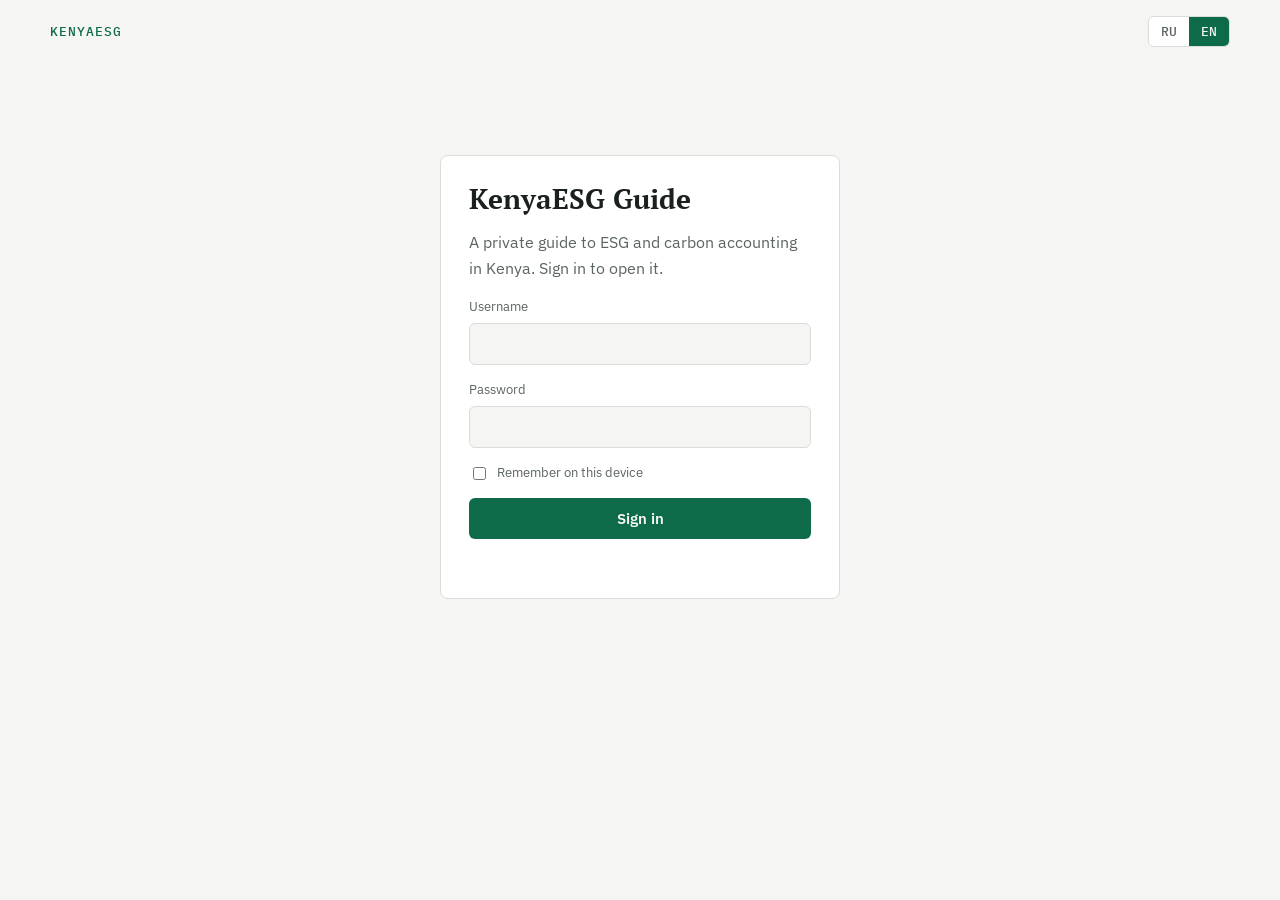
<file: index.html>
<!doctype html>
<meta charset="utf-8">
<meta name="robots" content="noindex, nofollow">
<title>KenyaESG Guide</title>
<meta http-equiv="refresh" content="0; url=docs/">
<script>location.replace("docs/" + location.search + location.hash)</script>
<a href="docs/">KenyaESG Guide</a>
</file>
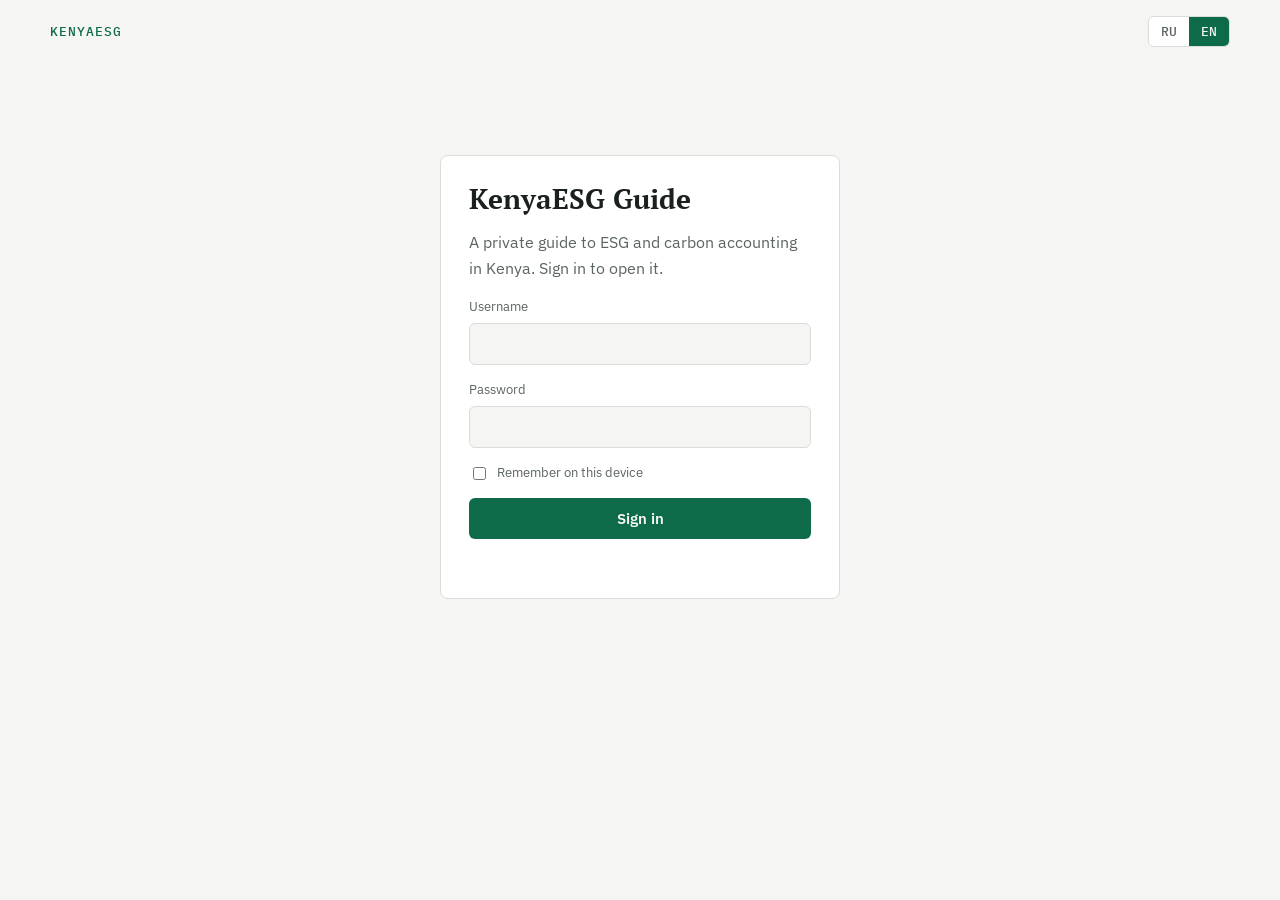
<file: docs/index.html>
<!doctype html>
<html lang="ru">
<head>
<meta charset="utf-8">
<meta name="viewport" content="width=device-width, initial-scale=1, viewport-fit=cover">
<meta name="robots" content="noindex, nofollow">
<title>KenyaESG Guide</title>
<link rel="stylesheet" href="https://fonts.googleapis.com/css2?family=PT+Serif:wght@400;700&family=IBM+Plex+Sans:wght@400;500;600&family=IBM+Plex+Mono:wght@400;500&display=swap">
<style>
*{box-sizing:border-box}
body{margin:0}
[hidden]{display:none!important}
/* Layout: long-read column with a sticky contents rail on wide screens; field-notebook feel, ledger tables */
:root{
  --bg:#F5F6F3; --surface:#FFFFFF; --fg:#1A211D; --muted:#5B655F; --line:#D9DED8;
  --accent:#0E6B4A; --accent-soft:#E2EFE8; --ok:#1F7A4D; --mid:#9A6A12; --mid-soft:#F6ECD6; --q:#A33A2A; --q-soft:#F6E1DC;
  --f-display:"PT Serif",Georgia,"Times New Roman",serif;
  --f-body:"IBM Plex Sans",system-ui,-apple-system,"Segoe UI",sans-serif;
  --f-mono:"IBM Plex Mono",ui-monospace,Consolas,monospace;
}
@media (prefers-color-scheme: dark){:root:not([data-theme="light"]){
  --bg:#121815; --surface:#1A221E; --fg:#E6EBE7; --muted:#9AA69F; --line:#2E3933;
  --accent:#5CC796; --accent-soft:#1D3328; --ok:#5CC796; --mid:#E0B456; --mid-soft:#3A2F17; --q:#F08A78; --q-soft:#3D221D; color-scheme:dark}}
:root[data-theme="dark"]{
  --bg:#121815; --surface:#1A221E; --fg:#E6EBE7; --muted:#9AA69F; --line:#2E3933;
  --accent:#5CC796; --accent-soft:#1D3328; --ok:#5CC796; --mid:#E0B456; --mid-soft:#3A2F17; --q:#F08A78; --q-soft:#3D221D; color-scheme:dark}
body{background:var(--bg);color:var(--fg);font:16px/1.65 var(--f-body);
  padding-left:max(16px,env(safe-area-inset-left,0px));padding-right:max(16px,env(safe-area-inset-right,0px));padding-block:0 64px}
.wrap{max-width:1180px;margin:0 auto;display:grid;grid-template-columns:240px minmax(0,1fr);gap:56px}
header.hero{max-width:1180px;margin:0 auto;padding-block:48px 28px;border-bottom:1px solid var(--line);margin-bottom:32px}
.eyebrow{font:500 12px/1 var(--f-mono);letter-spacing:.12em;text-transform:uppercase;color:var(--accent)}
h1{font:700 clamp(30px,5vw,48px)/1.1 var(--f-display);margin:14px 0 12px;text-wrap:balance;max-width:22ch}
.lede{color:var(--muted);max-width:68ch;margin:0}
.legend{display:flex;flex-wrap:wrap;gap:10px 18px;margin-top:20px;font-size:13px;color:var(--muted)}
nav.toc{position:sticky;top:calc(env(safe-area-inset-top,0px) + 20px);align-self:start;font-size:13.5px;max-height:calc(100vh - 40px);overflow:auto}
nav.toc .eyebrow{display:block;margin-bottom:12px}
nav.toc ul{list-style:none;margin:0;padding:0;display:grid;gap:2px}
nav.toc ul ul{display:none}
nav.toc a{display:block;color:var(--muted);text-decoration:none;padding:5px 10px;border-left:2px solid var(--line);line-height:1.35}
nav.toc a:hover,nav.toc a:focus-visible{color:var(--fg);border-left-color:var(--accent);outline:none}
main{min-width:0;max-width:760px;overflow-wrap:break-word}
main h2{font:700 28px/1.2 var(--f-display);margin:56px 0 16px;padding-top:20px;border-top:1px solid var(--line);text-wrap:balance}
main h2:first-child{margin-top:0;border-top:0;padding-top:0}
main h3{font:600 18px/1.35 var(--f-body);margin:32px 0 10px;text-wrap:balance}
main p,main li{max-width:68ch}
main ul,main ol{padding-left:1.3em}
main li{margin:4px 0}
main strong{font-weight:600}
main a{color:var(--accent);overflow-wrap:anywhere}
main hr{display:none}
blockquote{margin:20px 0;padding:16px 20px;background:var(--accent-soft);border-radius:6px}
blockquote p{margin:4px 0}
.tw{overflow-x:auto;margin:18px 0;border:1px solid var(--line);border-radius:6px;background:var(--surface)}
table{border-collapse:collapse;width:100%;font-size:14px;line-height:1.5}
th{font:500 11.5px/1.3 var(--f-mono);letter-spacing:.06em;text-transform:uppercase;color:var(--muted);text-align:left;padding:10px 12px;border-bottom:1px solid var(--line);background:var(--bg)}
td{padding:10px 12px;border-bottom:1px solid var(--line);vertical-align:top;min-width:140px}
tr:last-child td{border-bottom:0}
td:first-child{font-weight:500}
.b{display:inline-block;font-size:.8em;line-height:1;padding:3px 5px;border-radius:4px;vertical-align:1px}
.b-ok{background:var(--accent-soft)} .b-mid{background:var(--mid-soft)} .b-q{background:var(--q-soft)}
pre.mermaid{background:var(--surface);border:1px solid var(--line);border-radius:6px;padding:16px;overflow-x:auto;font:13px/1.4 var(--f-mono)}
code{font-family:var(--f-mono);font-size:.9em}
.quick + ol{counter-reset:k;list-style:none;padding:0;display:grid;gap:12px}
.quick + ol li{counter-increment:k;position:relative;padding:14px 16px 14px 52px;background:var(--surface);border:1px solid var(--line);border-radius:6px;max-width:none}
.quick + ol li::before{content:counter(k);position:absolute;left:16px;top:12px;font:700 22px/1 var(--f-display);color:var(--accent)}
@media (max-width:900px){.wrap{grid-template-columns:minmax(0,1fr);gap:0} nav.toc{position:static;max-height:none;margin-bottom:28px;padding-bottom:20px;border-bottom:1px solid var(--line)} header.hero{padding-block:28px 20px}}
@media (prefers-reduced-motion:reduce){*{scroll-behavior:auto!important}}
html{scroll-behavior:smooth}
/* site chrome: top bar, login */
.bar{max-width:1180px;margin:0 auto;display:flex;justify-content:space-between;align-items:center;gap:12px;padding-block:16px 0;font:500 13px/1 var(--f-mono)}
.brand{color:var(--accent);letter-spacing:.08em;text-transform:uppercase}
.bar .tools{display:flex;gap:8px;align-items:center}
.seg{display:inline-flex;border:1px solid var(--line);border-radius:6px;overflow:hidden}
.seg button,.btn-ghost{font:inherit;background:var(--surface);color:var(--muted);border:0;padding:8px 12px;cursor:pointer}
.seg button[aria-pressed="true"]{background:var(--accent);color:var(--bg)}
.btn-ghost{border:1px solid var(--line);border-radius:6px}
.seg button:focus-visible,.btn-ghost:focus-visible,.login input:focus-visible,.login button:focus-visible{outline:2px solid var(--accent);outline-offset:2px}
.login{max-width:400px;margin:12vh auto 0;background:var(--surface);border:1px solid var(--line);border-radius:8px;padding:28px;display:grid;gap:14px}
.login h1{font-size:28px;margin:0;max-width:none}
.login p{margin:0;color:var(--muted)}
.login label{display:grid;gap:6px;font-size:13px;color:var(--muted)}
.login input{font:16px var(--f-body);padding:10px 12px;border:1px solid var(--line);border-radius:6px;background:var(--bg);color:var(--fg)}
.login button[type=submit]{font:600 15px var(--f-body);padding:11px;border:0;border-radius:6px;background:var(--accent);color:var(--bg);cursor:pointer}
.login button[disabled]{opacity:.6;cursor:wait}
.err{color:var(--q);font-size:14px;min-height:1.2em}
.remember{display:flex!important;grid-template-columns:none;align-items:center;gap:8px!important}
.remember input{width:auto}
.pmap{display:grid;gap:8px;margin:18px 0}
.pm-row{display:grid;grid-template-columns:1fr 1fr 1.4fr;gap:0;background:var(--surface);border:1px solid var(--line);border-radius:6px;overflow:hidden}
.pm-row>span{padding:10px 12px;font-size:14px;line-height:1.4;position:relative}
.pm-row>span+span{border-left:1px solid var(--line)}
.pm-row>span+span::before{content:"→";position:absolute;left:-9px;top:50%;transform:translateY(-50%);background:var(--surface);color:var(--accent);font-weight:600;line-height:1}
.pm-src{font-weight:600}
.pm-head{background:transparent;border:0}
.pm-head>span{font:500 11.5px/1.3 var(--f-mono);letter-spacing:.06em;text-transform:uppercase;color:var(--muted);padding-block:0}
.pm-head>span+span{border-left:0}
.pm-head>span+span::before{content:none}
@media (max-width:560px){.pm-row{grid-template-columns:1fr}.pm-row>span+span{border-left:0;border-top:1px solid var(--line)}.pm-row>span+span::before{left:12px;top:-9px;transform:none;content:"↓"}.pm-head{display:none}}

</style>
</head>
<body>
<div class="bar">
  <span class="brand">KenyaESG</span>
  <span class="tools">
    <span class="seg" role="group" aria-label="Language">
      <button type="button" id="lang-ru" data-lang="ru">RU</button>
      <button type="button" id="lang-en" data-lang="en">EN</button>
    </span>
    <button type="button" class="btn-ghost" id="logout" hidden></button>
  </span>
</div>

<form class="login" id="login" autocomplete="on">
  <h1 id="l-title"></h1>
  <p id="l-sub"></p>
  <label><span id="l-user"></span><input id="user" name="username" autocomplete="username" required></label>
  <label><span id="l-pass"></span><input id="pass" name="password" type="password" autocomplete="current-password" required></label>
  <label class="remember"><input id="remember" type="checkbox"><span id="l-remember"></span></label>
  <button type="submit" id="go"></button>
  <div class="err" id="err" role="alert"></div>
</form>

<div id="content" hidden></div>

<script>
const SALT = "0QD0cwIm+XuZfX8Zw64aTA==", ITER = 600000, KEY_SLOT = "kenyaesg-key";
const T = {
  ru: {title: "Путеводитель KenyaESG", sub: "Закрытый справочник по ESG и углеродному учёту в Кении. Войдите, чтобы открыть.",
       user: "Пользователь", pass: "Пароль", remember: "Запомнить на этом устройстве", go: "Войти", wait: "Проверяю…",
       bad: "Неверный пользователь или пароль.", net: "Не удалось загрузить текст. Обновите страницу.", out: "Выйти"},
  en: {title: "KenyaESG Guide", sub: "A private guide to ESG and carbon accounting in Kenya. Sign in to open it.",
       user: "Username", pass: "Password", remember: "Remember on this device", go: "Sign in", wait: "Checking…",
       bad: "Wrong username or password.", net: "Could not load the text. Reload the page.", out: "Sign out"}
};
const $ = id => document.getElementById(id);
const b64 = s => Uint8Array.from(atob(s), c => c.charCodeAt(0));
const store = {
  get(){ try { return localStorage.getItem(KEY_SLOT) || sessionStorage.getItem(KEY_SLOT); } catch { return null; } },
  set(v, keep){ try { (keep ? localStorage : sessionStorage).setItem(KEY_SLOT, v); } catch {} },
  clear(){ try { localStorage.removeItem(KEY_SLOT); sessionStorage.removeItem(KEY_SLOT); } catch {} }
};
let lang = (() => { try { const q = new URLSearchParams(location.search).get("lang"); return q || localStorage.getItem("kenyaesg-lang") || ((navigator.language || "").startsWith("ru") ? "ru" : "en"); } catch { return "ru"; } })();
if (!T[lang]) lang = "ru";
let key = null;
const cache = {};

function labels(){
  const t = T[lang];
  document.documentElement.lang = lang;
  $("l-title").textContent = t.title; $("l-sub").textContent = t.sub;
  $("l-user").textContent = t.user; $("l-pass").textContent = t.pass;
  $("l-remember").textContent = t.remember; $("go").textContent = t.go; $("logout").textContent = t.out;
  for (const l of ["ru", "en"]) $("lang-" + l).setAttribute("aria-pressed", String(l === lang));
}

async function derive(user, pass){
  const base = await crypto.subtle.importKey("raw", new TextEncoder().encode(user + "\n" + pass), "PBKDF2", false, ["deriveKey"]);
  return crypto.subtle.deriveKey({name: "PBKDF2", hash: "SHA-256", salt: b64(SALT), iterations: ITER}, base, {name: "AES-GCM", length: 256}, true, ["decrypt"]);
}

async function load(l){
  if (cache[l]) return cache[l];
  const res = await fetch(l + ".enc.json", {cache: "no-cache"});
  if (!res.ok) throw new Error("net");
  const {iv, ct} = await res.json();
  const plain = await crypto.subtle.decrypt({name: "AES-GCM", iv: b64(iv)}, key, b64(ct)); // throws on a wrong key
  return cache[l] = JSON.parse(new TextDecoder().decode(plain));
}

async function show(){
  const doc = await load(lang);
  document.title = doc.title;
  $("content").innerHTML = doc.html;
  $("login").hidden = true; $("content").hidden = false; $("logout").hidden = false;
  if (location.hash) document.getElementById(decodeURIComponent(location.hash.slice(1)))?.scrollIntoView();
}

$("login").addEventListener("submit", async e => {
  e.preventDefault();
  const t = T[lang];
  $("err").textContent = ""; $("go").disabled = true; $("go").textContent = t.wait;
  try {
    key = await derive($("user").value.trim(), $("pass").value);
    await show();
    const raw = await crypto.subtle.exportKey("raw", key);
    store.set(btoa(String.fromCharCode(...new Uint8Array(raw))), $("remember").checked);
    $("pass").value = "";
  } catch (err) {
    key = null;
    $("err").textContent = err.message === "net" ? t.net : t.bad;
  } finally {
    $("go").disabled = false; $("go").textContent = t.go;
  }
});

for (const l of ["ru", "en"]) $("lang-" + l).addEventListener("click", async () => {
  if (l === lang) return;
  lang = l;
  try { localStorage.setItem("kenyaesg-lang", l); } catch {}
  labels();
  if (key) { try { await show(); scrollTo(0, 0); } catch { $("err").textContent = T[lang].net; } }
});

$("logout").addEventListener("click", () => {
  store.clear(); key = null;
  for (const k in cache) delete cache[k];
  $("content").innerHTML = ""; $("content").hidden = true; $("logout").hidden = true; $("login").hidden = false;
  document.title = "KenyaESG Guide";
});

labels();
(async () => {
  const saved = store.get();
  if (!saved) return;
  try {
    key = await crypto.subtle.importKey("raw", b64(saved), {name: "AES-GCM"}, true, ["decrypt"]);
    await show();
  } catch { key = null; store.clear(); }
})();
</script>
</body>
</html>
</file>
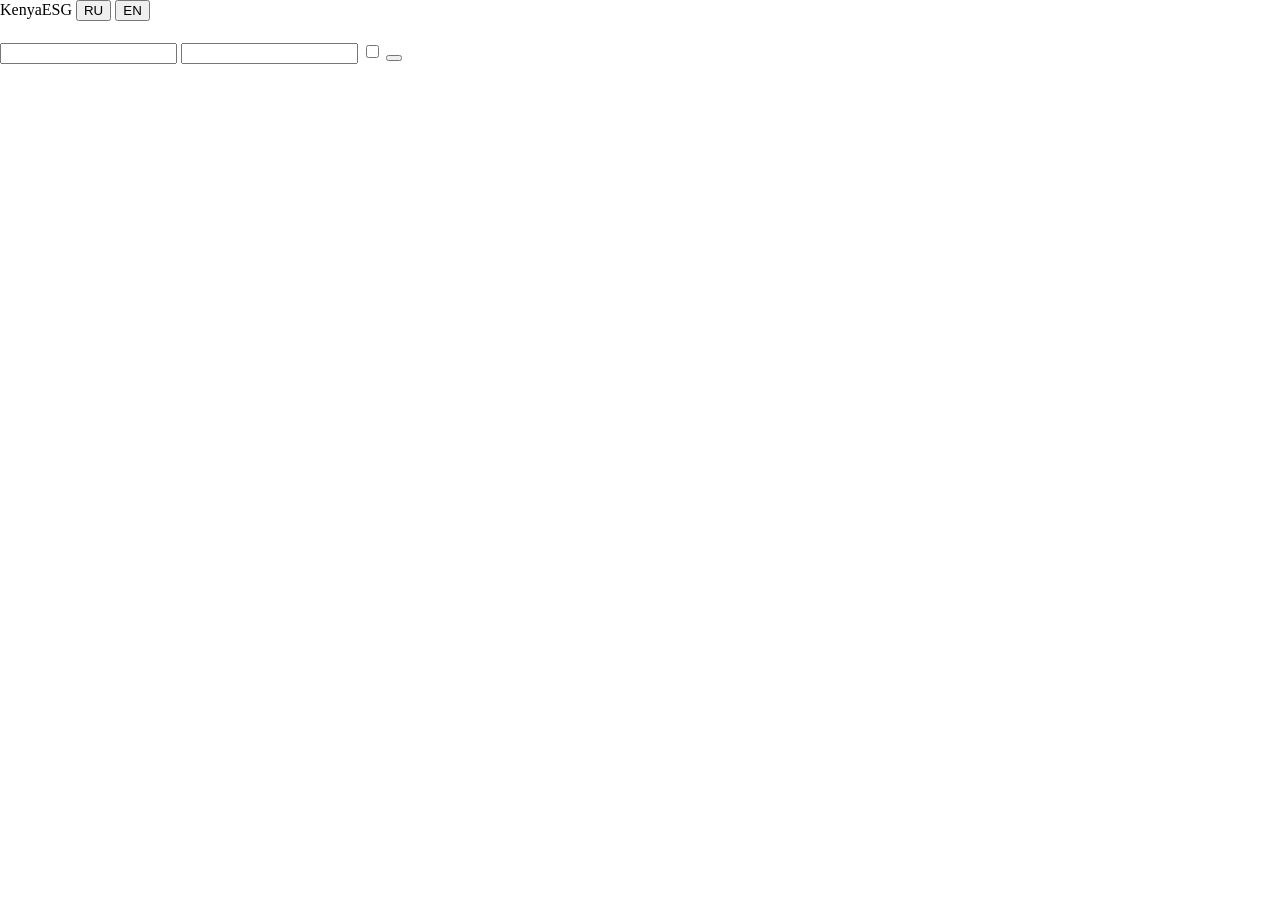
<file: tools/shell.html>
<!doctype html>
<html lang="ru">
<head>
<meta charset="utf-8">
<meta name="viewport" content="width=device-width, initial-scale=1, viewport-fit=cover">
<meta name="robots" content="noindex, nofollow">
<title>KenyaESG Guide</title>
<link rel="stylesheet" href="https://fonts.googleapis.com/css2?family=PT+Serif:wght@400;700&family=IBM+Plex+Sans:wght@400;500;600&family=IBM+Plex+Mono:wght@400;500&display=swap">
<style>
*{box-sizing:border-box}
body{margin:0}
[hidden]{display:none!important}
%%CSS%%
</style>
</head>
<body>
<div class="bar">
  <span class="brand">KenyaESG</span>
  <span class="tools">
    <span class="seg" role="group" aria-label="Language">
      <button type="button" id="lang-ru" data-lang="ru">RU</button>
      <button type="button" id="lang-en" data-lang="en">EN</button>
    </span>
    <button type="button" class="btn-ghost" id="logout" hidden></button>
  </span>
</div>

<form class="login" id="login" autocomplete="on">
  <h1 id="l-title"></h1>
  <p id="l-sub"></p>
  <label><span id="l-user"></span><input id="user" name="username" autocomplete="username" required></label>
  <label><span id="l-pass"></span><input id="pass" name="password" type="password" autocomplete="current-password" required></label>
  <label class="remember"><input id="remember" type="checkbox"><span id="l-remember"></span></label>
  <button type="submit" id="go"></button>
  <div class="err" id="err" role="alert"></div>
</form>

<div id="content" hidden></div>

<script>
const SALT = "%%SALT%%", ITER = %%ITER%%, KEY_SLOT = "kenyaesg-key";
const T = {
  ru: {title: "Путеводитель KenyaESG", sub: "Закрытый справочник по ESG и углеродному учёту в Кении. Войдите, чтобы открыть.",
       user: "Пользователь", pass: "Пароль", remember: "Запомнить на этом устройстве", go: "Войти", wait: "Проверяю…",
       bad: "Неверный пользователь или пароль.", net: "Не удалось загрузить текст. Обновите страницу.", out: "Выйти"},
  en: {title: "KenyaESG Guide", sub: "A private guide to ESG and carbon accounting in Kenya. Sign in to open it.",
       user: "Username", pass: "Password", remember: "Remember on this device", go: "Sign in", wait: "Checking…",
       bad: "Wrong username or password.", net: "Could not load the text. Reload the page.", out: "Sign out"}
};
const $ = id => document.getElementById(id);
const b64 = s => Uint8Array.from(atob(s), c => c.charCodeAt(0));
const store = {
  get(){ try { return localStorage.getItem(KEY_SLOT) || sessionStorage.getItem(KEY_SLOT); } catch { return null; } },
  set(v, keep){ try { (keep ? localStorage : sessionStorage).setItem(KEY_SLOT, v); } catch {} },
  clear(){ try { localStorage.removeItem(KEY_SLOT); sessionStorage.removeItem(KEY_SLOT); } catch {} }
};
let lang = (() => { try { const q = new URLSearchParams(location.search).get("lang"); return q || localStorage.getItem("kenyaesg-lang") || ((navigator.language || "").startsWith("ru") ? "ru" : "en"); } catch { return "ru"; } })();
if (!T[lang]) lang = "ru";
let key = null;
const cache = {};

function labels(){
  const t = T[lang];
  document.documentElement.lang = lang;
  $("l-title").textContent = t.title; $("l-sub").textContent = t.sub;
  $("l-user").textContent = t.user; $("l-pass").textContent = t.pass;
  $("l-remember").textContent = t.remember; $("go").textContent = t.go; $("logout").textContent = t.out;
  for (const l of ["ru", "en"]) $("lang-" + l).setAttribute("aria-pressed", String(l === lang));
}

async function derive(user, pass){
  const base = await crypto.subtle.importKey("raw", new TextEncoder().encode(user + "\n" + pass), "PBKDF2", false, ["deriveKey"]);
  return crypto.subtle.deriveKey({name: "PBKDF2", hash: "SHA-256", salt: b64(SALT), iterations: ITER}, base, {name: "AES-GCM", length: 256}, true, ["decrypt"]);
}

async function load(l){
  if (cache[l]) return cache[l];
  const res = await fetch(l + ".enc.json", {cache: "no-cache"});
  if (!res.ok) throw new Error("net");
  const {iv, ct} = await res.json();
  const plain = await crypto.subtle.decrypt({name: "AES-GCM", iv: b64(iv)}, key, b64(ct)); // throws on a wrong key
  return cache[l] = JSON.parse(new TextDecoder().decode(plain));
}

async function show(){
  const doc = await load(lang);
  document.title = doc.title;
  $("content").innerHTML = doc.html;
  $("login").hidden = true; $("content").hidden = false; $("logout").hidden = false;
  if (location.hash) document.getElementById(decodeURIComponent(location.hash.slice(1)))?.scrollIntoView();
}

$("login").addEventListener("submit", async e => {
  e.preventDefault();
  const t = T[lang];
  $("err").textContent = ""; $("go").disabled = true; $("go").textContent = t.wait;
  try {
    key = await derive($("user").value.trim(), $("pass").value);
    await show();
    const raw = await crypto.subtle.exportKey("raw", key);
    store.set(btoa(String.fromCharCode(...new Uint8Array(raw))), $("remember").checked);
    $("pass").value = "";
  } catch (err) {
    key = null;
    $("err").textContent = err.message === "net" ? t.net : t.bad;
  } finally {
    $("go").disabled = false; $("go").textContent = t.go;
  }
});

for (const l of ["ru", "en"]) $("lang-" + l).addEventListener("click", async () => {
  if (l === lang) return;
  lang = l;
  try { localStorage.setItem("kenyaesg-lang", l); } catch {}
  labels();
  if (key) { try { await show(); scrollTo(0, 0); } catch { $("err").textContent = T[lang].net; } }
});

$("logout").addEventListener("click", () => {
  store.clear(); key = null;
  for (const k in cache) delete cache[k];
  $("content").innerHTML = ""; $("content").hidden = true; $("logout").hidden = true; $("login").hidden = false;
  document.title = "KenyaESG Guide";
});

labels();
(async () => {
  const saved = store.get();
  if (!saved) return;
  try {
    key = await crypto.subtle.importKey("raw", b64(saved), {name: "AES-GCM"}, true, ["decrypt"]);
    await show();
  } catch { key = null; store.clear(); }
})();
</script>
</body>
</html>
</file>
